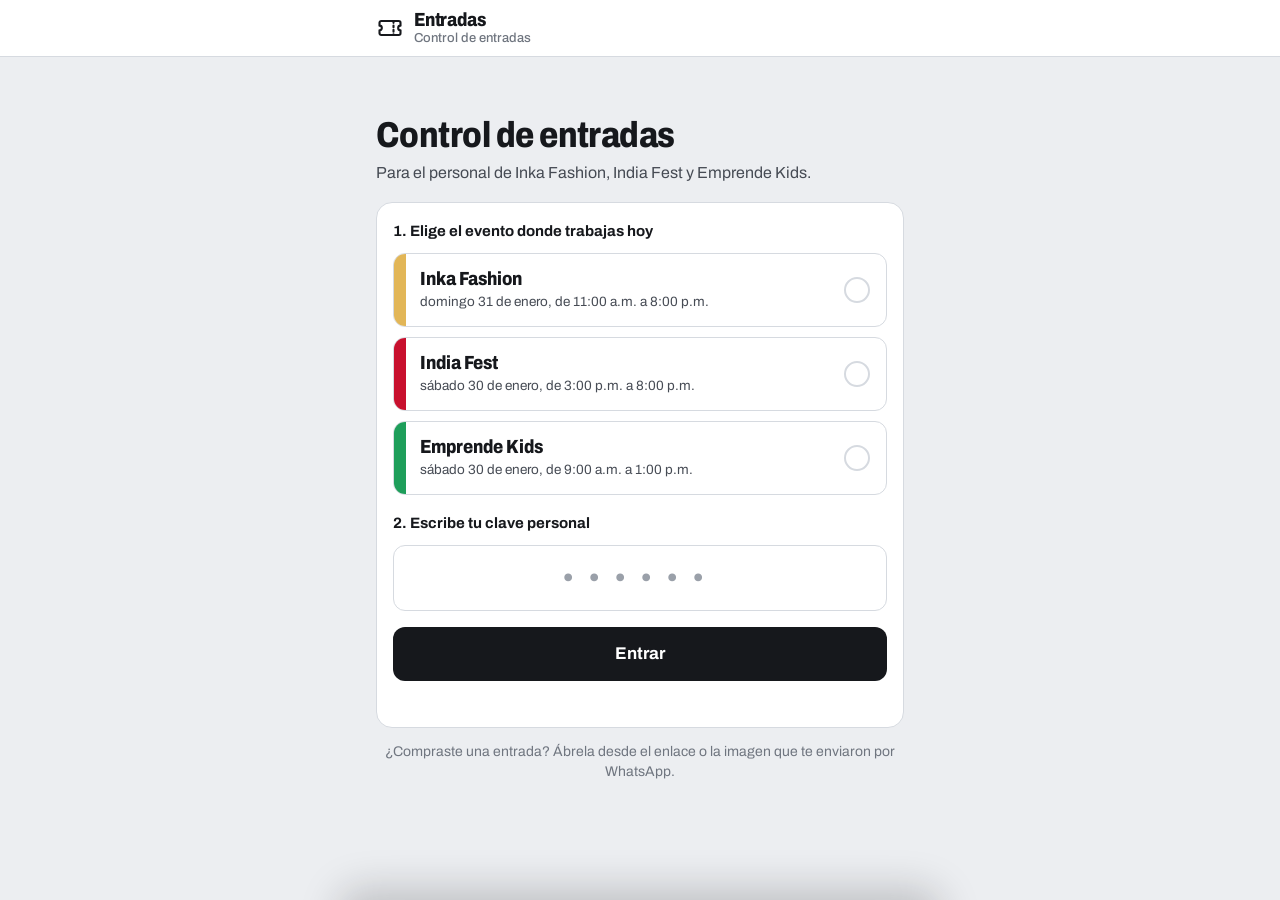
<file: index.html>
<!doctype html>
<html lang="es">
<head>
<meta charset="utf-8">
<meta name="viewport" content="width=device-width, initial-scale=1, viewport-fit=cover">
<meta name="theme-color" content="#FFFFFF">
<meta name="apple-mobile-web-app-capable" content="yes">
<meta name="apple-mobile-web-app-status-bar-style" content="default">
<title>Entradas · Inka Fashion, India Fest y Emprende Kids</title>
<link rel="preconnect" href="https://fonts.googleapis.com">
<link rel="preconnect" href="https://fonts.gstatic.com" crossorigin>
<!-- Archivo: letra de la app. Montserrat: solo para el número y el código impresos en la entrada -->
<link href="https://fonts.googleapis.com/css2?family=Archivo:wdth,wght@62..125,400..800&family=Montserrat:wght@700&display=swap" rel="stylesheet">
<link rel="stylesheet" href="estilos.css?v=9">
</head>
<body>

<header class="isla">
  <div class="isla-cuerpo vidrio">
    <a class="marca" href="./" aria-label="Inicio">
      <svg viewBox="0 0 24 24" fill="none" stroke="currentColor" stroke-width="1.8" stroke-linecap="round" stroke-linejoin="round" aria-hidden="true"><path d="M3 7.5A1.5 1.5 0 0 1 4.5 6h15A1.5 1.5 0 0 1 21 7.5V10a2 2 0 0 0 0 4v2.5a1.5 1.5 0 0 1-1.5 1.5h-15A1.5 1.5 0 0 1 3 16.5V14a2 2 0 0 0 0-4z"/><path d="M15 6v12" stroke-dasharray="1.6 2.2"/></svg>
      <span class="marca-texto">Entradas<small id="subtituloMarca">Control de entradas</small></span>
    </a>
    <button class="avatar oculto" id="avatar" aria-label="Mi cuenta" aria-expanded="false" onclick="alternarMenu()"></button>
  </div>
  <div class="menu-usuario vidrio oculto" id="menuUsuario">
    <p><b id="menuNombre"></b><span id="menuRol"></span></p>
    <button class="btn btn-vidrio" style="margin-top:0" onclick="salir()">Cerrar sesión</button>
  </div>
  <div class="banda-evento oculto" id="bandaEvento" role="status">
    <i aria-hidden="true"></i>
    <div><b id="bandaNombre"></b><small id="bandaDetalle"></small><span id="bandaEstado" class="banda-estado oculto"></span></div>
    <button type="button" onclick="cambiarEvento()">Cambiar evento</button>
  </div>
</header>

<main>

  <!-- Entrada pública del comprador -->
  <section id="v-ticket" class="vista" aria-labelledby="tTitulo">
    <h1 id="tTitulo" class="sr">Tu entrada</h1>
    <div id="tEvento" class="ticket-evento oculto"></div>
    <div id="tDiseno" class="disenio"><div class="esperando">Preparando tu entrada...</div></div>
    <div class="error" id="tError" style="text-align:center"></div>
    <div id="tBotones" class="oculto">
      <button class="btn btn-oro" onclick="compartirEntrada()"><svg viewBox="0 0 24 24" fill="none" stroke="currentColor" stroke-width="2" stroke-linecap="round" stroke-linejoin="round"><path d="M12 3v12M7 8l5-5 5 5M5 14v5a2 2 0 0 0 2 2h10a2 2 0 0 0 2-2v-5"/></svg>Guardar o compartir</button>
      <div class="fila-btn">
        <button class="btn btn-vidrio" onclick="descargarPNG()">Imagen PNG</button>
        <button class="btn btn-vidrio" onclick="descargarPDF()">Archivo PDF</button>
      </div>
    </div>
    <div class="vidrio panel" style="margin-top:18px">
      <div class="datos" style="background:transparent;padding:0">
        <div class="dato"><span>A nombre de</span><b id="tNombre">...</b></div>
        <div class="dato"><span>Documento</span><b id="tDoc">...</b></div>
        <div class="dato"><span>Vendida por</span><b id="tVend">...</b></div>
        <div class="dato"><span>Estado</span><b id="tEstado">...</b></div>
      </div>
    </div>
    <p class="nota" style="text-align:center">Muestra el QR en la puerta. Guarda la imagen para tenerla sin internet. Cada QR sirve para un solo ingreso.</p>
  </section>

  <!-- Ingreso del personal -->
  <section id="v-login" class="vista">
    <div class="portada">
      <svg viewBox="0 0 24 24" fill="none" stroke="currentColor" stroke-width="1.6" stroke-linecap="round" stroke-linejoin="round" aria-hidden="true"><path d="M3 7.5A1.5 1.5 0 0 1 4.5 6h15A1.5 1.5 0 0 1 21 7.5V10a2 2 0 0 0 0 4v2.5a1.5 1.5 0 0 1-1.5 1.5h-15A1.5 1.5 0 0 1 3 16.5V14a2 2 0 0 0 0-4z"/><path d="M15 6v12" stroke-dasharray="1.6 2.2"/></svg>
      <h1>Control de entradas</h1>
      <p>Para el personal de Inka Fashion, India Fest y Emprende Kids.</p>
    </div>
    <div class="vidrio panel">
      <span class="paso">1. Elige el evento donde trabajas hoy</span>
      <div class="eventos-login" id="eventosLogin" role="group" aria-label="Evento"></div>
      <label for="clave" class="paso">2. Escribe tu clave personal</label>
      <div class="clave"><input id="clave" type="password" autocomplete="off" inputmode="numeric" placeholder="••••••"></div>
      <button class="btn btn-oro" onclick="entrar()">Entrar</button>
      <div class="error" id="loginError" style="text-align:center"></div>
    </div>
    <p class="nota" style="text-align:center">¿Compraste una entrada? Ábrela desde el enlace o la imagen que te enviaron por WhatsApp.</p>
  </section>

  <!-- Inicio -->
  <section id="v-inicio" class="vista">
    <h1 id="saludo"></h1>
    <p class="sub" id="saludoRol"></p>
    <div class="estado-puerta oculto" id="inicioEnsayo" role="status"></div>
    <div class="cifras oculto" id="cifrasInicio"></div>
    <div class="mosaico" id="mosaico"></div>
  </section>

  <!-- Escanear -->
  <section id="v-escanear" class="vista">
    <h2>Escanear entradas</h2>
    <div class="estado-puerta oculto" id="estadoPuerta" role="status"></div>
    <div class="visor">
      <div id="lector"></div>
      <div class="esquinas" aria-hidden="true"></div>
      <div class="aviso-camara oculto" id="avisoCamara"></div>
    </div>
    <div class="manual">
      <input id="codigoManual" type="text" maxlength="10" autocapitalize="characters" autocomplete="off" placeholder="Código a mano" aria-label="Escribir el código a mano">
      <button onclick="validarManual()">Validar</button>
    </div>
    <p class="nota">Apunta la cámara al QR. El resultado aparece abajo y la cámara sigue lista para el siguiente.</p>
    <button class="btn btn-vidrio" onclick="abrir('respaldo')">Lista de respaldo (sin internet)</button>
  </section>

  <!-- Registrar -->
  <section id="v-registrar" class="vista">
    <h2>Registrar entrada</h2>
    <div class="vidrio panel">
      <span class="etiqueta" style="margin-top:0">¿Quién vendió la entrada?</span>
      <div id="rVendedor"></div>
      <div id="bloqueQR" class="oculto">
        <span class="etiqueta">¿Cuál de sus entradas entregó?</span>
        <input type="search" id="rFiltroQR" placeholder="Busca por número o código" autocomplete="off" oninput="pintarFichas()">
        <div class="rejilla" id="rFichas"></div>
        <div class="leyenda"><span><i></i>Disponible</span><span><i class="l-reg"></i>Ya registrada</span><span><i class="l-usada"></i>Ya ingresó</span></div>
      </div>
    </div>
    <div class="vidrio panel oculto" id="rDatos">
      <h3>Comprador</h3>
      <div id="bloqueComprador"></div>
      <h3 style="margin-top:22px">Pago</h3>
      <div id="bloquePago"></div>
      <button class="btn btn-oro" id="btnRegistrar" onclick="registrar()">Registrar entrada</button>
      <div class="error" id="rError"></div>
    </div>
  </section>

  <!-- Caja -->
  <section id="v-caja" class="vista">
    <h2>Venta en puerta</h2>
    <div class="vidrio panel">
      <h3>Comprador</h3>
      <div id="bloqueCompradorCaja"></div>
      <h3 style="margin-top:22px">Pago</h3>
      <div id="bloquePagoCaja"></div>
      <label class="interruptor"><span>Entra ahora mismo<small>La entrada queda usada y pasa directo con su sello (si son varias, todas)</small></span><input type="checkbox" id="cIngresa" checked></label>
      <button class="btn btn-oro" id="btnCaja" onclick="venderCaja()">Cobrar y registrar</button>
      <div class="error" id="cError"></div>
    </div>
  </section>

  <!-- Venta completada -->
  <section id="v-hecho" class="vista">
    <div class="veredicto"><div class="sello"><svg viewBox="0 0 24 24" fill="none" stroke="currentColor" stroke-width="2.6" stroke-linecap="round" stroke-linejoin="round" aria-hidden="true"><path d="M5 12.5l4.5 4.5L19 7.5"/></svg></div><div><h2 id="hTitulo">Entrada registrada</h2><p id="hTexto"></p></div></div>
    <div id="hDiseno" class="disenio"></div>
    <div class="codigo" id="hCodigo"></div>
    <div class="vidrio panel oculto" id="hPanelLista" style="margin-top:14px"><ul class="lista" id="hLista"></ul></div>
    <button class="btn btn-oro" id="hCompartir" onclick="compartirVenta()"><svg viewBox="0 0 24 24" fill="none" stroke="currentColor" stroke-width="2" stroke-linecap="round" stroke-linejoin="round"><path d="M12 3v12M7 8l5-5 5 5M5 14v5a2 2 0 0 0 2 2h10a2 2 0 0 0 2-2v-5"/></svg>Enviar imagen por WhatsApp</button>
    <div class="fila-btn">
      <button class="btn btn-vidrio" onclick="descargarPNG()">Imagen PNG</button>
      <button class="btn btn-vidrio" onclick="descargarPDF()">Archivo PDF</button>
    </div>
    <a class="btn btn-vidrio" id="hWhats" target="_blank" rel="noopener">Enviar el enlace por WhatsApp</a>
    <button class="btn btn-vidrio" id="hOtra">Registrar otra</button>
  </section>

  <!-- Buscar -->
  <section id="v-buscar" class="vista">
    <h2>Buscar entradas</h2>
    <input type="search" id="bQ" placeholder="DNI, código, celular o nombre" autocomplete="off" oninput="buscarEnVivo()">
    <p class="nota" id="bEstado">Escribe al menos 3 caracteres.</p>
    <div class="vidrio panel oculto" id="bPanel" style="margin-top:14px"><ul class="lista" id="bResultados"></ul></div>
  </section>

  <!-- Listas de concursantes -->
  <section id="v-listas" class="vista">
    <h2>Entradas por concursante</h2>
    <div class="vidrio panel oculto" id="lNuevo">
      <h3>Nuevo concursante</h3>
      <p class="nota" style="margin-top:-4px">Se crea con su clave y recibe sus entradas de los códigos de reserva.</p>
      <label for="nNombre">Nombre completo</label>
      <input type="text" id="nNombre" autocomplete="off" autocapitalize="words" placeholder="Nombre y apellidos">
      <div class="dos">
        <div><label for="nCel">Celular</label><input type="tel" id="nCel" inputmode="numeric" maxlength="9" placeholder="9XX XXX XXX"></div>
        <div><label for="nCupo">Entradas</label><input type="number" id="nCupo" min="1" max="50" value="20"></div>
      </div>
      <button class="btn btn-oro" id="btnNuevo" onclick="nuevoConcursante()">Crear y asignar entradas</button>
      <div class="error" id="nError"></div>
    </div>
    <div class="vidrio panel">
      <span class="etiqueta" style="margin-top:0">Concursante</span>
      <div id="lConc"></div>
    </div>
    <div id="lSalida" class="oculto">
      <div class="vidrio panel" id="lAvance"></div>
      <div class="vidrio panel oculto" id="lAcceso">
        <h3>Acceso del concursante</h3>
        <p class="nota" style="margin-top:-4px">Con esta clave ve sus entradas en la app. No puede registrar ni cambiar nada.</p>
        <div class="codigo" id="lClave"></div>
        <div class="fila-btn">
          <a class="btn btn-vidrio" id="lWhatsClave" target="_blank" rel="noopener">Enviar clave por WhatsApp</a>
          <button class="btn btn-vidrio" onclick="copiar(document.getElementById('lClave').textContent)">Copiar clave</button>
        </div>
      </div>
      <div class="vidrio panel">
        <h3>Sus entradas</h3>
        <p class="nota" style="margin-top:-4px">Toca un número para ver o enviar esa entrada.</p>
        <div class="rejilla" id="lFichas"></div>
        <div class="fila-btn" style="margin-top:8px">
          <button class="btn btn-oro" onclick="lote('zip')">Imágenes (ZIP)</button>
          <button class="btn btn-oro" onclick="lote('pdf')">Todas en PDF</button>
        </div>
        <p class="nota" id="lProgreso"></p>
      </div>
      <div class="vidrio panel" id="lEnvio">
        <h3>Enviar por WhatsApp</h3>
        <textarea id="lTexto" aria-label="Mensaje para el concursante" oninput="enlacesWhatsApp()"></textarea>
        <div id="lCompartir"></div>
        <p class="nota" id="lEnvioEstado"></p>
        <a class="btn btn-vidrio" id="lWhats">Abrir el chat otra vez</a>
        <p class="nota">Se abre en WhatsApp de escritorio con el saludo escrito. Si no abre, usa <a class="enlace-texto" id="lWhatsWeb" target="_blank" rel="noopener">WhatsApp Web</a>.</p>
        <p class="nota">La primera vez elige o crea una carpeta (por ejemplo "Entradas Inka" en Documentos). Después se recuerda y cada concursante tiene su propia subcarpeta.</p>
      </div>
      <div class="vidrio panel oculto" id="lGenerar">
        <h3>Reponer entradas perdidas</h3>
        <p class="nota" style="margin-top:-4px">Primero anula las perdidas desde Buscar. Luego genera las nuevas aquí.</p>
        <div class="manual"><input id="gCant" type="number" min="1" max="50" value="1" aria-label="Cantidad"><button onclick="generar()">Generar</button></div>
      </div>
    </div>
  </section>

  <!-- Mis entradas (concursantes y caja) -->
  <section id="v-mis" class="vista">
    <h2 id="misTitulo">Mis entradas</h2>
    <div class="vidrio panel" id="misAvance"></div>
    <div class="segmentos" id="misFiltro" role="tablist" aria-label="Filtrar entradas">
      <button class="sel" data-f="todas" onclick="filtrarMis(this)">Todas</button>
      <button data-f="libres" onclick="filtrarMis(this)">Libres</button>
      <button data-f="registradas" onclick="filtrarMis(this)">Registradas</button>
      <button data-f="ingresaron" onclick="filtrarMis(this)">Ingresaron</button>
    </div>
    <div class="vidrio panel" style="margin-top:14px"><ul class="lista" id="misLista"></ul></div>
    <div class="fila-btn" id="misLote">
      <button class="btn btn-vidrio" onclick="lote('zip', true)">Imágenes (ZIP)</button>
      <button class="btn btn-vidrio" onclick="lote('pdf', true)">Todas en PDF</button>
    </div>
    <p class="nota" id="misProgreso"></p>
    <button class="btn btn-vidrio" onclick="cargarMis()">Actualizar</button>
  </section>

  <!-- Resumen -->
  <section id="v-respaldo" class="vista">
    <h2>Lista de respaldo</h2>
    <p class="nota" style="margin-top:-6px">Descárgala con internet antes de abrir la puerta. Si se cae la señal, busca ahí el código o el DNI y marca la casilla "Visto".</p>
    <div class="segmentos" id="rpEventos" role="group" aria-label="Evento de la lista" style="margin-top:12px"></div>
    <div class="fila-btn">
      <button class="btn btn-oro" onclick="descargarRespaldo()">Descargar PDF</button>
      <button class="btn btn-vidrio" onclick="prepararRespaldo()">Actualizar</button>
    </div>
    <input type="search" id="rpQ" placeholder="Filtrar por código, DNI o nombre" autocomplete="off" oninput="pintarRespaldo()">
    <p class="nota" id="rpEstado"></p>
    <div class="vidrio panel tabla-caja">
      <table class="tabla">
        <thead><tr><th>Código</th><th>N.º</th><th>Comprador</th><th>Documento</th><th>Vendedor</th><th>Estado</th></tr></thead>
        <tbody id="rpCuerpo"></tbody>
      </table>
    </div>
    <button class="btn btn-vidrio oculto" id="rpVolver" onclick="abrir('escanear')">Volver al escáner</button>
  </section>

  <section id="v-resumen" class="vista">
    <h2>Resumen del evento</h2>
    <div id="resDatos"></div>
    <button class="btn btn-vidrio" onclick="verResumen()">Actualizar</button>
  </section>

  <!-- Sorteo (solo Administración) -->
  <section id="v-sorteo" class="vista">
    <h2>Sorteo · <span id="sEvento"></span></h2>
    <p class="nota" style="margin-top:-6px">Elige al azar una entrada que ya ingresó a este evento. Los ganadores no se repiten.</p>
    <button class="btn btn-oro" id="btnSortear" onclick="sortear()">Sortear</button>
    <div id="sResultado"></div>
  </section>

</main>

<nav class="pestanas vidrio oculto" id="pestanas" aria-label="Secciones"></nav>
<div class="velo" id="velo" onclick="cerrarHoja()"></div>
<div class="hoja" id="hoja" role="dialog" aria-modal="true" aria-label="Detalle"><div class="asa"></div><div id="hojaContenido"></div></div>
<div class="toast vidrio" id="toast" role="status"></div>
<div class="cargando" id="cargando"></div>

<script src="lib/qrcode.min.js"></script>
<script src="lib/html5-qrcode.min.js"></script>
<script src="lib/jspdf.umd.min.js"></script>
<script src="lib/jszip.min.js"></script>
<script src="app.js?v=13"></script>
</body>
</html>
</file>
<file: estilos.css>
/* Control de entradas · estilos
   Idea: una boletería clara y ordenada. Lo único fuerte es la "pulsera" del evento
   (franja con su color) y el resultado de la puerta a pantalla completa:
   verde = puede pasar, rojo = no pasa. Todo lo demás, sobrio y fácil de leer al sol. */

:root {
  --fondo: #ECEEF1;
  --superficie: #FFFFFF;
  --superficie-2: #F5F6F8;
  --tinta: #16181C;
  --tinta-2: #464B54;
  --tinta-3: #6F757F;
  --linea: #D6DAE0;
  --linea-suave: #E7EAEE;
  --ok: #0E7A45;
  --ok-suave: #E2F3E9;
  --mal: #C2271F;
  --mal-suave: #FCE9E7;
  --alerta: #9A5800;
  --alerta-suave: #FFF0DA;
  --ev: #E2B657;          /* color del evento elegido (lo pone la app) */
  --ev-tinta: #16181C;    /* letra que se lee sobre ese color */
  --letra: "Archivo", system-ui, -apple-system, "Segoe UI", Roboto, Arial, sans-serif;
  --mono: ui-monospace, "SF Mono", Menlo, Consolas, monospace;
  --radio: 12px;
  --radio-grande: 16px;
  --ancho: 560px;
  --seguro-abajo: env(safe-area-inset-bottom, 0px);
  /* nombres antiguos que aún usa el código */
  --marfil: var(--tinta);
  --jade: var(--ok);
  --ambar: var(--alerta);
}

* { box-sizing: border-box; -webkit-tap-highlight-color: transparent; }
html { background: var(--fondo); }
body {
  margin: 0; min-height: 100dvh; color: var(--tinta); font-family: var(--letra);
  font-size: 16px; line-height: 1.45; background: var(--fondo); overflow-x: hidden;
  -webkit-font-smoothing: antialiased; text-rendering: optimizeLegibility;
}
button, input, select, textarea { font: inherit; color: inherit; }
button { cursor: pointer; }
:focus-visible { outline: 3px solid rgba(22, 24, 28, .35); outline-offset: 2px; }
.oculto { display: none !important; }
.sr { position: absolute; width: 1px; height: 1px; overflow: hidden; clip: rect(0 0 0 0); }
.fondo { display: none; }

/* ---------- Tarjetas ---------- */
.vidrio { background: var(--superficie); border: 1px solid var(--linea); border-radius: var(--radio-grande); }
.panel { padding: 18px 16px; margin-bottom: 14px; }

/* ---------- Barra superior y pulsera del evento ---------- */
.isla { position: sticky; top: 0; z-index: 30; background: var(--superficie); border-bottom: 1px solid var(--linea); }
.isla-cuerpo { max-width: var(--ancho); margin: 0 auto; display: flex; align-items: center; gap: 10px; padding: 8px 16px; min-height: 56px;
  background: none; border: 0; border-radius: 0; }
.marca { display: flex; align-items: center; gap: 10px; flex: 1; min-width: 0; text-decoration: none; color: inherit; }
.marca svg { width: 28px; height: 28px; flex: none; color: var(--tinta); }
.marca-texto { font-weight: 800; font-stretch: 85%; font-size: 19px; letter-spacing: -.01em; line-height: 1.1; white-space: nowrap; overflow: hidden; text-overflow: ellipsis; }
.marca-texto small { display: block; font-weight: 500; font-stretch: 100%; font-size: 13px; letter-spacing: 0; color: var(--tinta-3); }
.avatar { width: 40px; height: 40px; border-radius: 50%; border: 1.5px solid var(--linea); background: var(--superficie-2); color: var(--tinta);
  font-weight: 800; font-size: 16px; display: grid; place-items: center; }
.menu-usuario { position: absolute; top: 60px; right: max(16px, calc(50% - 264px)); padding: 6px; min-width: 240px; z-index: 40;
  box-shadow: 0 14px 34px rgba(22, 24, 28, .18); }
.menu-usuario p { margin: 10px 12px 8px; font-size: 14px; color: var(--tinta-3); }
.menu-usuario b { display: block; color: var(--tinta); font-size: 16px; }

.banda-evento { display: flex; align-items: center; gap: 12px; background: var(--ev); color: var(--ev-tinta);
  padding: 10px max(16px, calc((100% - var(--ancho)) / 2 + 16px)); border-top: 1px solid rgba(0, 0, 0, .08); }
.banda-evento > i { display: none; }
.banda-evento div { flex: 1; min-width: 0; }
.banda-evento b { display: block; font-size: 25px; font-weight: 800; font-stretch: 75%; letter-spacing: -.01em; line-height: 1.05;
  white-space: nowrap; overflow: hidden; text-overflow: ellipsis; }
.banda-evento small { display: block; font-size: 13px; font-weight: 500; opacity: .88; margin-top: 2px; }
.banda-evento button { flex: none; min-height: 40px; border: 1.5px solid currentColor; background: transparent; color: inherit;
  border-radius: 999px; padding: 6px 14px; font-size: 14px; font-weight: 700; }
.banda-estado { display: inline-block; margin-top: 6px; padding: 3px 9px; border-radius: 6px; font-size: 12.5px; font-weight: 700; }
.banda-estado.vivo { background: rgba(255, 255, 255, .92); color: var(--ok); }
.banda-estado.fin { background: var(--tinta); color: #fff; }

/* ---------- Estructura y texto ---------- */
main { max-width: var(--ancho); margin: 0 auto; padding: 20px 16px calc(112px + var(--seguro-abajo)); }
.vista { display: none; }
.vista.activa { display: block; }
h1, h2 { font-weight: 800; font-stretch: 85%; letter-spacing: -.015em; color: var(--tinta); margin: 2px 0 14px; line-height: 1.08; }
h1 { font-size: 30px; }
h2 { font-size: 25px; }
h3 { font-size: 17px; font-weight: 700; margin: 0 0 12px; }
.sub { color: var(--tinta-2); font-size: 15px; margin: -8px 0 18px; }
.nota { color: var(--tinta-3); font-size: 14px; margin: 8px 0 0; }
.error { color: var(--mal); font-size: 15px; font-weight: 600; margin-top: 10px; min-height: 1.2em; }
.aviso-otro { color: var(--alerta); }
button.enlace { background: none; border: 0; padding: 0; color: var(--tinta); font: inherit; font-weight: 600; text-decoration: underline; cursor: pointer; }
a.enlace-texto { color: var(--tinta); font-weight: 600; text-decoration: underline; }
.mono { font-family: var(--mono); letter-spacing: .06em; }

/* ---------- Formularios ---------- */
label, .etiqueta { display: block; font-size: 14px; font-weight: 600; color: var(--tinta-2); margin: 16px 0 6px; }
.campo, input[type=text], input[type=tel], input[type=number], input[type=password], input[type=search], select, textarea {
  width: 100%; min-height: 52px; font-size: 17px; padding: 12px 14px; border-radius: var(--radio); color: var(--tinta);
  background: var(--superficie); border: 1.5px solid var(--linea); outline: none; transition: border-color .15s, box-shadow .15s;
}
input::placeholder, textarea::placeholder { color: #9AA0A9; }
input:focus, select:focus, textarea:focus { border-color: var(--tinta); box-shadow: 0 0 0 3px rgba(22, 24, 28, .12); }
input[readonly] { background: var(--superficie-2); color: var(--tinta-2); }
select { appearance: none; -webkit-appearance: none; padding-right: 38px; background-repeat: no-repeat; background-position: right 14px center;
  background-image: url("data:image/svg+xml,%3Csvg xmlns='http://www.w3.org/2000/svg' width='12' height='8' fill='none' stroke='%2316181C' stroke-width='2'%3E%3Cpath d='M1 1.5l5 5 5-5'/%3E%3C/svg%3E"); }
textarea { min-height: 150px; font-size: 15px; line-height: 1.5; }
.dos { display: grid; grid-template-columns: 1fr 1fr; gap: 10px; }

/* ---------- Botones ---------- */
.btn { display: flex; align-items: center; justify-content: center; gap: 10px; width: 100%; min-height: 54px; border: 0; border-radius: var(--radio);
  padding: 13px 20px; margin-top: 16px; font-size: 17px; font-weight: 700; text-decoration: none; text-align: center; transition: transform .1s, background .15s; }
.btn:active { transform: scale(.985); }
.btn:disabled { opacity: .55; }
.btn-oro { background: var(--tinta); color: #fff; }
.btn-oro:hover { background: #000; }
.btn-vidrio { background: var(--superficie); color: var(--tinta); border: 1.5px solid var(--linea); }
.btn-vidrio:hover { border-color: var(--tinta-3); }
.btn-peligro { background: var(--mal); color: #fff; }
.btn svg { width: 20px; height: 20px; flex: none; }
.fila-btn { display: grid; grid-template-columns: 1fr 1fr; gap: 10px; }
.fila-btn .btn { margin-top: 10px; }
/* En Caja y Registrar el botón de cobrar queda siempre a la vista */
#btnCaja, #btnRegistrar { position: sticky; bottom: calc(86px + var(--seguro-abajo)); z-index: 5; box-shadow: 0 10px 26px -6px rgba(22, 24, 28, .45); }

/* Control segmentado (método de pago, filtros) */
.segmentos { display: flex; flex-wrap: wrap; gap: 4px; padding: 4px; border-radius: var(--radio); background: var(--superficie-2); border: 1.5px solid var(--linea); }
.segmentos button { flex: 1 1 auto; min-height: 44px; border: 0; background: transparent; border-radius: 9px; padding: 8px 10px; font-size: 15px; font-weight: 600; color: var(--tinta-2); }
.segmentos button.sel { background: var(--tinta); color: #fff; }
[id$="Metodos"].segmentos { display: grid; grid-template-columns: 1fr 1fr; }

/* Interruptor */
.interruptor { display: flex; align-items: center; justify-content: space-between; gap: 14px; margin: 16px 0 0; padding: 14px; border-radius: var(--radio);
  background: var(--superficie-2); border: 1.5px solid var(--linea-suave); color: var(--tinta); font-size: 16px; }
.interruptor span { font-weight: 700; }
.interruptor small { display: block; font-weight: 400; color: var(--tinta-3); font-size: 13.5px; }
.interruptor input { appearance: none; -webkit-appearance: none; width: 52px; height: 32px; flex: none; margin: 0; border-radius: 999px; background: #C3C8D0;
  position: relative; transition: background .2s; }
.interruptor input::after { content: ""; position: absolute; top: 3px; left: 3px; width: 26px; height: 26px; border-radius: 50%; background: #fff;
  box-shadow: 0 1px 3px rgba(0, 0, 0, .3); transition: transform .2s; }
.interruptor input:checked { background: var(--ok); }
.interruptor input:checked::after { transform: translateX(20px); }

/* Cantidad de entradas y total */
.contador { display: inline-flex; align-items: stretch; border: 1.5px solid var(--linea); border-radius: var(--radio); overflow: hidden; background: var(--superficie); }
.contador button { width: 58px; min-height: 54px; border: 0; background: var(--superficie-2); font-size: 26px; font-weight: 700; line-height: 1; color: var(--tinta); }
.contador output { min-width: 68px; display: grid; place-items: center; font-size: 26px; font-weight: 800; font-variant-numeric: tabular-nums;
  border-left: 1.5px solid var(--linea); border-right: 1.5px solid var(--linea); }
.total-venta { margin: 12px 0 0; padding: 12px 14px; border-radius: var(--radio); background: var(--superficie-2); border: 1.5px solid var(--linea);
  font-weight: 700; font-size: 17px; color: var(--tinta); }

/* ---------- Buscador con lista ---------- */
.combo { position: relative; }
.combo .opciones { position: absolute; left: 0; right: 0; top: calc(100% + 6px); z-index: 25; max-height: 46vh; overflow-y: auto; padding: 6px;
  border-radius: var(--radio); background: var(--superficie); border: 1px solid var(--linea); box-shadow: 0 16px 40px rgba(22, 24, 28, .18); }
.combo .opcion { display: block; width: 100%; text-align: left; border: 0; background: transparent; padding: 11px 12px; border-radius: 8px; font-weight: 600; }
.combo .opcion[aria-selected=true], .combo .opcion:hover { background: var(--superficie-2); }
.combo .opcion small { display: block; color: var(--tinta-3); font-size: 13px; font-weight: 400; }
.combo .vacio { padding: 14px; color: var(--tinta-3); font-size: 15px; }
.elegido { display: flex; align-items: center; justify-content: space-between; gap: 10px; padding: 12px 12px 12px 14px; border-radius: var(--radio);
  background: var(--superficie-2); border: 1.5px solid var(--tinta); }
.elegido b { display: block; }
.elegido small { color: var(--tinta-3); font-size: 13px; }
.elegido button { flex: none; min-height: 40px; border: 1.5px solid var(--linea); background: var(--superficie); border-radius: 999px; padding: 6px 14px; font-size: 14px; font-weight: 600; }

/* ---------- Entradas numeradas de un concursante ---------- */
.rejilla { display: grid; grid-template-columns: repeat(auto-fill, minmax(58px, 1fr)); gap: 8px; margin-top: 10px; }
.ficha { aspect-ratio: 1; border-radius: 10px; border: 1.5px solid var(--linea); background: var(--superficie); display: grid; place-items: center;
  font-weight: 800; font-size: 19px; position: relative; color: var(--tinta); font-variant-numeric: tabular-nums; }
.ficha small { position: absolute; bottom: 4px; font-size: 9px; font-weight: 600; font-family: var(--mono); color: var(--tinta-3); }
.ficha.libre:hover { border-color: var(--tinta); }
.ficha.sel { background: var(--tinta); border-color: var(--tinta); color: #fff; }
.ficha.sel small { color: rgba(255, 255, 255, .7); }
.ficha.registrada { background: var(--ok-suave); border-color: #A9D8BD; color: var(--ok); }
.ficha.usada { background: var(--alerta-suave); border-color: #EBC68D; color: var(--alerta); }
.ficha:disabled { cursor: default; }
.leyenda { display: flex; flex-wrap: wrap; gap: 14px; margin-top: 12px; font-size: 13px; color: var(--tinta-3); }
.leyenda i { display: inline-block; width: 12px; height: 12px; border-radius: 3px; margin-right: 6px; vertical-align: -1px; border: 1.5px solid var(--linea); background: var(--superficie); }
.leyenda i.l-reg { background: var(--ok-suave); border-color: #A9D8BD; }
.leyenda i.l-usada { background: var(--alerta-suave); border-color: #EBC68D; }

/* ---------- Inicio: lista de tareas, la principal en negro ---------- */
.mosaico { display: flex; flex-direction: column; background: var(--superficie); border: 1px solid var(--linea); border-radius: var(--radio-grande); overflow: hidden; }
.mosaico button { display: flex; align-items: center; gap: 14px; width: 100%; text-align: left; padding: 14px 16px; min-height: 70px;
  border: 0; border-bottom: 1px solid var(--linea-suave); border-radius: 0; background: var(--superficie); color: var(--tinta); }
.mosaico button:last-child { border-bottom: 0; }
.mosaico button:active { background: var(--superficie-2); }
.mosaico svg { width: 26px; height: 26px; flex: none; color: var(--tinta-2); }
.mosaico b { display: block; font-size: 17px; }
.mosaico span { display: block; font-size: 14px; color: var(--tinta-3); }
.mosaico button.principal { background: var(--tinta); color: #fff; min-height: 86px; }
.mosaico button.principal b { font-size: 20px; }
.mosaico button.principal svg, .mosaico button.principal span { color: rgba(255, 255, 255, .78); }
.cifras { display: grid; grid-template-columns: repeat(3, 1fr); background: var(--superficie); border: 1px solid var(--linea); border-radius: var(--radio-grande);
  margin-bottom: 14px; overflow: hidden; }
.cifras .cifra { padding: 14px 8px 12px; text-align: center; border: 0; border-left: 1px solid var(--linea-suave); border-radius: 0; background: transparent; }
.cifras .cifra:first-child { border-left: 0; }
.panel .cifras { border: 0; border-radius: 0; margin: 0; }
.cifra b { display: block; font-size: 30px; font-weight: 800; font-stretch: 80%; line-height: 1.05; font-variant-numeric: tabular-nums; color: var(--tinta); }
.cifra span { font-size: 13px; color: var(--tinta-3); }

/* ---------- Avance (mis entradas, concursantes) ---------- */
.avance { display: flex; align-items: center; gap: 18px; }
.anillo { width: 108px; height: 108px; flex: none; position: relative; }
.anillo svg { width: 100%; height: 100%; transform: rotate(-90deg); }
.anillo .fondo-anillo { stroke: var(--linea-suave); }
.anillo .valor { stroke: var(--ok); stroke-linecap: round; transition: stroke-dashoffset .8s ease; }
.anillo div { position: absolute; inset: 0; display: grid; place-items: center; text-align: center; }
.anillo b { font-size: 28px; font-weight: 800; font-stretch: 80%; line-height: 1; }
.anillo small { display: block; font-size: 12px; color: var(--tinta-3); }
.avance ul { list-style: none; margin: 0; padding: 0; flex: 1; }
.avance li { display: flex; justify-content: space-between; padding: 7px 0; border-bottom: 1px solid var(--linea-suave); font-size: 15px; }
.avance li:last-child { border: 0; }
.avance li b { font-variant-numeric: tabular-nums; }

/* ---------- Listas ---------- */
.lista { list-style: none; margin: 0; padding: 0; }
.lista > li { padding: 14px 0; border-bottom: 1px solid var(--linea-suave); }
.lista > li:first-child { padding-top: 2px; }
.lista > li:last-child { border-bottom: 0; padding-bottom: 2px; }
.item-cab { display: flex; align-items: flex-start; justify-content: space-between; gap: 10px; }
.item-cab b { font-size: 16px; }
.item-cab small, .item small { display: block; color: var(--tinta-3); font-size: 13.5px; margin-top: 2px; }
.item-acciones { display: flex; flex-wrap: wrap; gap: 8px; margin-top: 10px; }
.item-acciones button { min-height: 40px; border: 1.5px solid var(--linea); background: var(--superficie); border-radius: 999px; padding: 6px 14px; font-size: 14px; font-weight: 600; }
.item-acciones .peligro { color: var(--mal); border-color: #EFB4AE; }
.estado { flex: none; border-radius: 6px; padding: 4px 8px; font-size: 12.5px; font-weight: 700; white-space: nowrap; }
.e-Generada { background: var(--superficie-2); color: var(--tinta-2); box-shadow: inset 0 0 0 1px var(--linea); }
.e-Entregada { background: var(--ok-suave); color: var(--ok); }
.e-Usada { background: var(--alerta-suave); color: var(--alerta); }
.e-Anulada { background: var(--mal-suave); color: var(--mal); }

/* ---------- Escáner ---------- */
.estado-puerta { display: grid; gap: 8px; margin: 0 0 14px; }
.estado-puerta .ep { display: flex; align-items: center; gap: 12px; padding: 12px 14px; border-radius: var(--radio); font-size: 15px; line-height: 1.35; color: var(--tinta);
  background: color-mix(in srgb, var(--c, var(--ev)) 13%, #fff); border: 1.5px solid color-mix(in srgb, var(--c, var(--ev)) 60%, #fff); }
.estado-puerta .ep i { width: 14px; height: 14px; border-radius: 50%; background: var(--c); flex: none; }
.estado-puerta .ep.nada { --c: #8A9099; }
.estado-puerta .ep.ensayo { display: block; background: var(--mal); border-color: var(--mal); color: #fff; }
.estado-puerta .ep.ensayo b { display: block; font-size: 18px; font-weight: 800; margin-bottom: 2px; }
.visor { position: relative; border-radius: var(--radio-grande); overflow: hidden; background: #0B0C0E; aspect-ratio: 1; }
#lector { width: 100%; height: 100%; }
#lector video { object-fit: cover; width: 100% !important; height: 100% !important; }
.visor .esquinas { position: absolute; inset: 15%; pointer-events: none; background-repeat: no-repeat;
  background:
    linear-gradient(#fff, #fff) top left / 36px 4px, linear-gradient(#fff, #fff) top left / 4px 36px,
    linear-gradient(#fff, #fff) top right / 36px 4px, linear-gradient(#fff, #fff) top right / 4px 36px,
    linear-gradient(#fff, #fff) bottom left / 36px 4px, linear-gradient(#fff, #fff) bottom left / 4px 36px,
    linear-gradient(#fff, #fff) bottom right / 36px 4px, linear-gradient(#fff, #fff) bottom right / 4px 36px;
  background-repeat: no-repeat; }
.visor .aviso-camara { position: absolute; inset: 0; display: grid; place-items: center; padding: 24px; text-align: center; color: #fff; font-size: 15px; }
.manual { display: flex; gap: 8px; margin-top: 12px; }
.manual input { text-transform: uppercase; letter-spacing: .12em; font-weight: 700; font-family: var(--mono); }
.manual button { flex: none; min-height: 52px; border: 0; border-radius: var(--radio); padding: 0 20px; background: var(--tinta); color: #fff; font-weight: 700; }

/* ---------- Hoja inferior ---------- */
.velo { position: fixed; inset: 0; z-index: 50; background: rgba(22, 24, 28, .45); opacity: 0; pointer-events: none; transition: opacity .2s; }
.velo.abierto { opacity: 1; pointer-events: auto; }
.hoja { position: fixed; left: 0; right: 0; bottom: 0; z-index: 60; max-width: 600px; margin: 0 auto; max-height: 92dvh; overflow-y: auto;
  padding: 10px 18px calc(22px + var(--seguro-abajo)); border-radius: 20px 20px 0 0; transform: translateY(105%);
  transition: transform .3s cubic-bezier(.2, .9, .25, 1); background: var(--superficie); color: var(--tinta); box-shadow: 0 -12px 40px rgba(22, 24, 28, .22); }
.hoja.abierta { transform: none; }
.hoja .asa { width: 40px; height: 5px; border-radius: 9px; background: var(--linea); margin: 0 auto 14px; }

.veredicto { display: flex; align-items: center; gap: 14px; margin-bottom: 16px; }
.veredicto .sello { width: 60px; height: 60px; flex: none; border-radius: 50%; display: grid; place-items: center; background: var(--ok-suave); color: var(--ok); }
.veredicto .sello svg { width: 32px; height: 32px; }
.veredicto h2 { margin: 0; font-size: 26px; }
.veredicto p { margin: 2px 0 0; color: var(--tinta-2); font-size: 15px; }

/* Puerta: el resultado ocupa toda la pantalla y se lee a un metro */
.hoja.ok, .hoja.mal, .hoja.aviso { top: 0; max-height: none; max-width: none; border-radius: 0; box-shadow: none; color: #fff;
  padding: calc(28px + env(safe-area-inset-top, 0px)) 20px calc(24px + var(--seguro-abajo)); }
.hoja.ok { background: var(--ok); }
.hoja.mal { background: var(--mal); }
.hoja.aviso { background: #23262C; }
.hoja.ok .asa, .hoja.mal .asa, .hoja.aviso .asa { display: none; }
.hoja.ok #hojaContenido, .hoja.mal #hojaContenido, .hoja.aviso #hojaContenido { max-width: var(--ancho); margin: 0 auto; }
.hoja.ok .veredicto, .hoja.mal .veredicto, .hoja.aviso .veredicto { flex-direction: column; align-items: flex-start; gap: 18px; margin: 6px 0 22px; }
.hoja.ok .sello, .hoja.mal .sello, .hoja.aviso .sello { width: 92px; height: 92px; background: rgba(255, 255, 255, .18); color: #fff; }
.hoja.ok .sello svg, .hoja.mal .sello svg, .hoja.aviso .sello svg { width: 54px; height: 54px; }
.hoja.ok .veredicto h2, .hoja.mal .veredicto h2, .hoja.aviso .veredicto h2 { color: #fff; font-size: 48px; font-stretch: 75%; line-height: .98; }
.hoja.ok .veredicto p, .hoja.mal .veredicto p, .hoja.aviso .veredicto p { color: rgba(255, 255, 255, .92); font-size: 18px; margin-top: 10px; }
.hoja.ok .datos, .hoja.mal .datos, .hoja.aviso .datos { background: rgba(0, 0, 0, .18); }
.hoja.ok .dato span, .hoja.mal .dato span, .hoja.aviso .dato span { color: rgba(255, 255, 255, .75); }
.hoja.ok .nota, .hoja.mal .nota, .hoja.aviso .nota { color: rgba(255, 255, 255, .9); }
.hoja.ok .btn-vidrio, .hoja.mal .btn-vidrio, .hoja.aviso .btn-vidrio { background: #fff; color: var(--tinta); border: 0; margin-top: 20px; }
@media (prefers-reduced-motion: no-preference) {
  /* El único momento animado: el sello cae como un sello de goma */
  .hoja.abierta.ok .sello, .hoja.abierta.mal .sello { animation: sello .32s cubic-bezier(.2, 1.5, .4, 1); }
}
@keyframes sello { from { transform: scale(.35) rotate(-14deg); opacity: 0; } }

.datos { border-radius: var(--radio); background: var(--superficie-2); padding: 4px 14px; }
.dato { display: flex; justify-content: space-between; gap: 12px; padding: 9px 0; border-bottom: 1px solid rgba(0, 0, 0, .08); font-size: 15px; }
.dato:last-child { border-bottom: 0; }
.dato span { color: var(--tinta-3); }
.dato b { text-align: right; font-weight: 600; word-break: break-word; }
.ev-grande { margin: 0 0 14px; padding: 10px 14px; border-radius: var(--radio); font-size: 28px; font-weight: 800; font-stretch: 75%; line-height: 1.1;
  background: var(--c); color: var(--ct, #fff); box-shadow: 0 0 0 3px rgba(255, 255, 255, .85); }

/* ---------- Entrada con diseño ---------- */
.disenio img { display: block; width: 100%; max-width: 480px; margin: 0 auto; border-radius: 10px;
  box-shadow: 0 1px 2px rgba(22, 24, 28, .08), 0 18px 40px -18px rgba(22, 24, 28, .4); }
.disenio .esperando { padding: 60px 20px; text-align: center; color: var(--tinta-3); }
.codigo { font-family: var(--mono); letter-spacing: .16em; font-weight: 700; font-size: 18px; text-align: center; color: var(--tinta); margin-top: 12px; }
.ticket-evento { margin: 0 0 14px; padding: 12px 14px 12px 16px; border-radius: var(--radio); background: var(--superficie); border: 1px solid var(--linea);
  border-left: 8px solid var(--ev); text-align: left; }
.ticket-evento b { display: block; font-size: 19px; font-weight: 800; font-stretch: 85%; line-height: 1.15; }
.ticket-evento span { display: block; font-size: 14px; color: var(--tinta-2); }

/* ---------- Pestañas inferiores ---------- */
nav.pestanas { position: fixed; left: 0; right: 0; bottom: 0; z-index: 35; display: flex; gap: 0; border-radius: 0; border: 0; border-top: 1px solid var(--linea);
  background: var(--superficie); padding: 4px max(8px, calc((100% - var(--ancho)) / 2)) calc(4px + var(--seguro-abajo)); }
.pestanas button { flex: 1; min-height: 58px; border: 0; background: transparent; padding: 8px 4px 6px; display: flex; flex-direction: column; align-items: center;
  gap: 3px; font-size: 12.5px; font-weight: 600; color: var(--tinta-3); position: relative; }
.pestanas svg { width: 24px; height: 24px; }
.pestanas button.activa { color: var(--tinta); }
.pestanas button.activa::before { content: ""; position: absolute; top: -5px; left: 28%; right: 28%; height: 3px; border-radius: 0 0 3px 3px; background: var(--tinta); }

/* ---------- Ingreso ---------- */
.portada { padding: 3vh 0 18px; }
.portada svg { display: none; }
.portada h1 { font-size: 36px; margin: 12px 0 6px; }
.portada p { margin: 0; color: var(--tinta-2); font-size: 16px; }
.paso { display: block; font-size: 15px; font-weight: 700; color: var(--tinta); margin: 0 0 10px; }
.clave input { text-align: center; font-size: 28px; font-weight: 700; letter-spacing: .5em; padding: 12px; }
.eventos-login { display: grid; gap: 10px; margin: 0 0 18px; }
.ev-opcion { display: flex; align-items: stretch; gap: 14px; width: 100%; min-height: 74px; text-align: left; padding: 0 16px 0 0; border-radius: var(--radio);
  border: 1.5px solid var(--linea); background: var(--superficie); color: var(--tinta); overflow: hidden; }
.ev-opcion i { width: 12px; flex: none; background: var(--c); }   /* la pulsera del evento */
.ev-opcion span { flex: 1; align-self: center; padding: 12px 0; }
.ev-opcion b { display: block; font-size: 19px; font-weight: 800; font-stretch: 85%; line-height: 1.15; }
.ev-opcion small { display: block; font-size: 13.5px; color: var(--tinta-2); margin-top: 2px; }
.ev-opcion::after { content: ""; align-self: center; width: 22px; height: 22px; flex: none; border-radius: 50%; border: 2px solid var(--linea); transition: border-width .12s; }
.ev-opcion.sel { border-color: var(--tinta); box-shadow: 0 0 0 1px var(--tinta); }
.ev-opcion.sel::after { border: 7px solid var(--tinta); }

/* ---------- Avisos y carga ---------- */
div.toast { position: fixed; left: 50%; top: auto; bottom: calc(90px + var(--seguro-abajo)); z-index: 80; transform: translate(-50%, 12px); opacity: 0; pointer-events: none;
  transition: opacity .2s, transform .2s; padding: 12px 18px; border-radius: 10px; border: 0; font-weight: 600; font-size: 15px; max-width: calc(100% - 32px);
  text-align: center; background: var(--tinta); color: #fff; box-shadow: 0 10px 30px rgba(22, 24, 28, .3); }
div.toast.ver { opacity: 1; transform: translate(-50%, 0); }
.cargando { position: fixed; top: 0; left: 0; right: 0; height: 3px; z-index: 90; opacity: 0; transition: opacity .2s;
  background: linear-gradient(90deg, transparent, var(--tinta), transparent); background-size: 200% 100%; }
.cargando.si { opacity: 1; animation: barrido 1s linear infinite; }
@keyframes barrido { from { background-position: 100% 0; } to { background-position: -100% 0; } }

/* ---------- Lista de respaldo ---------- */
.tabla-caja { padding: 0; overflow-x: auto; margin-top: 10px; }
.tabla { width: 100%; border-collapse: collapse; font-size: 14px; font-variant-numeric: tabular-nums; min-width: 640px; }
.tabla th { text-align: left; font-size: 13px; font-weight: 700; color: var(--tinta-2); padding: 10px; border-bottom: 1.5px solid var(--linea);
  position: sticky; top: 0; background: var(--superficie-2); }
.tabla td { padding: 9px 10px; border-bottom: 1px solid var(--linea-suave); vertical-align: top; }
.tabla tr.anulada td { color: var(--mal); text-decoration: line-through; }
.tabla .mono { white-space: nowrap; }
#lCompartir { margin-top: 12px; flex-wrap: wrap; }

/* ---------- Sorteo ---------- */
.ganador { margin-top: 14px; text-align: center; }
.ganador-num { font-size: 60px; font-weight: 800; font-stretch: 75%; line-height: 1; margin-top: 8px; color: var(--tinta); }

@media (prefers-reduced-motion: reduce) {
  *, *::before, *::after { transition: none !important; animation: none !important; }
}
</file>
